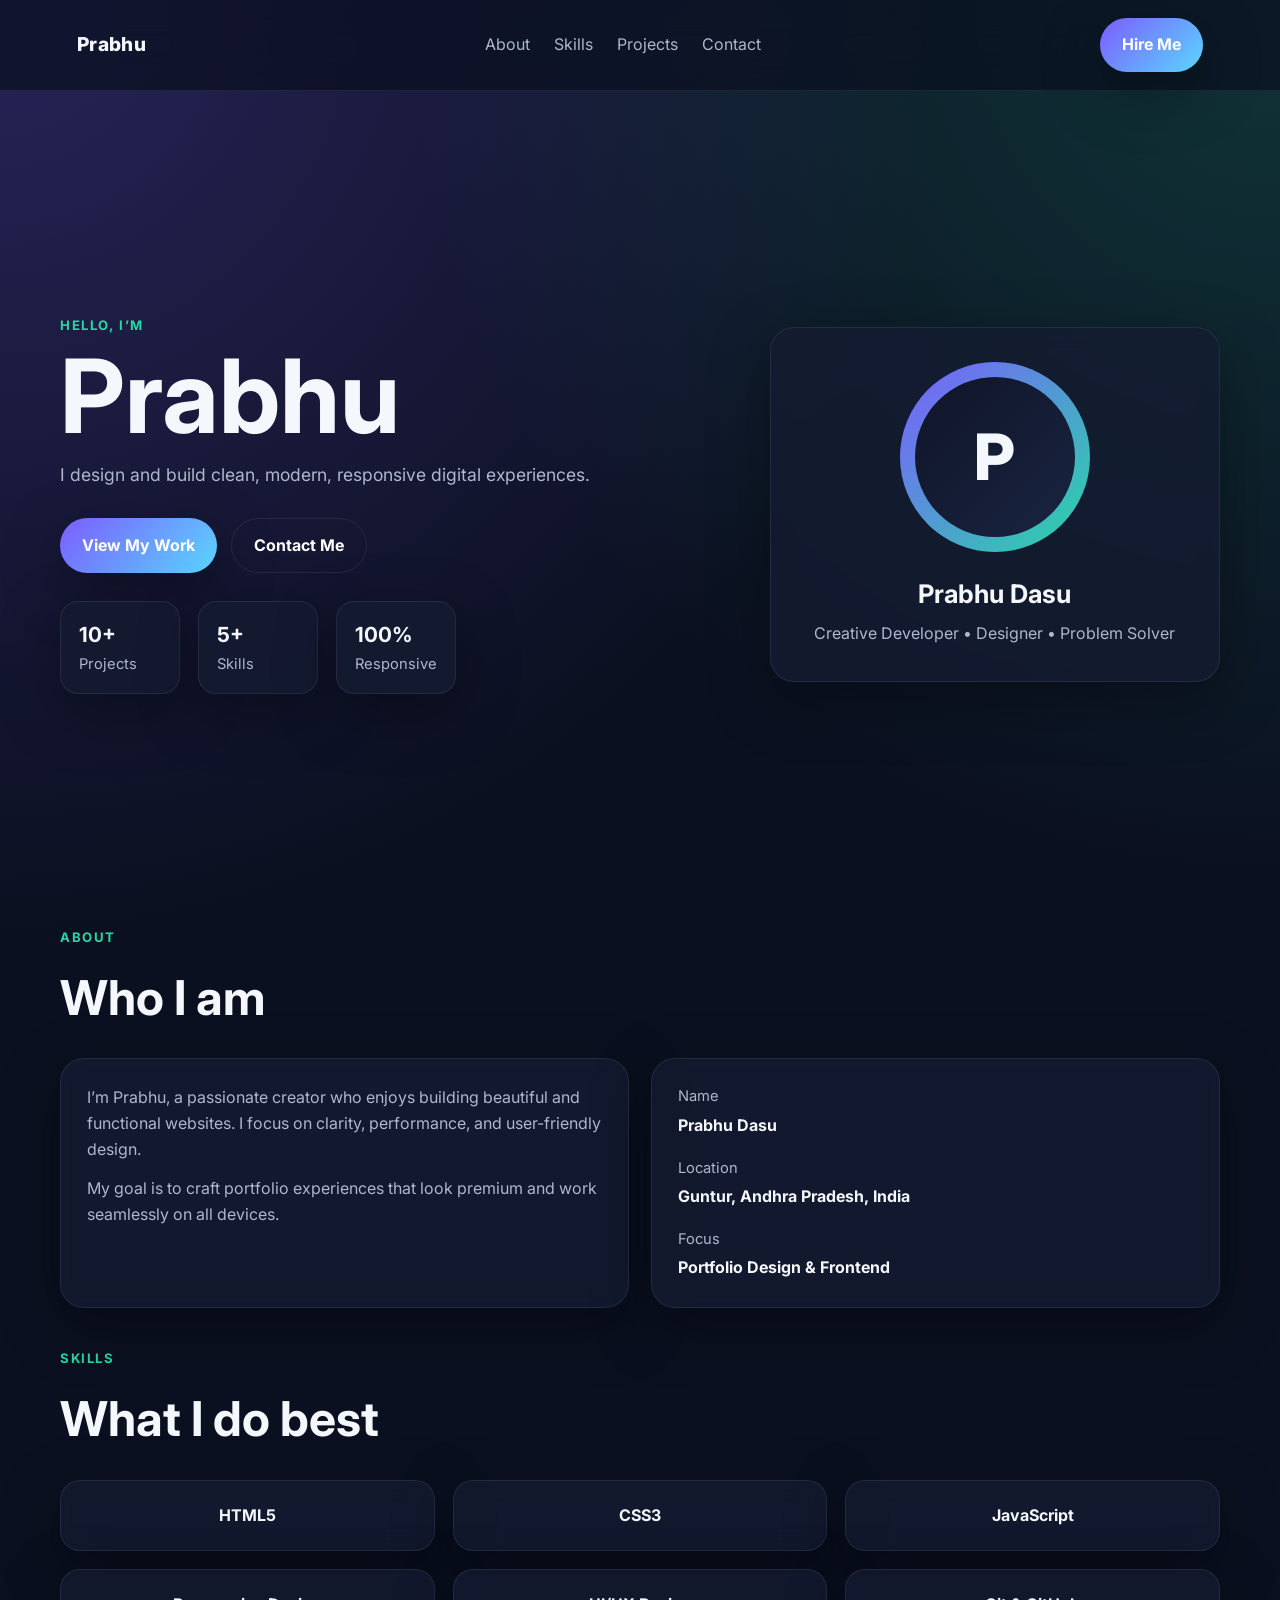
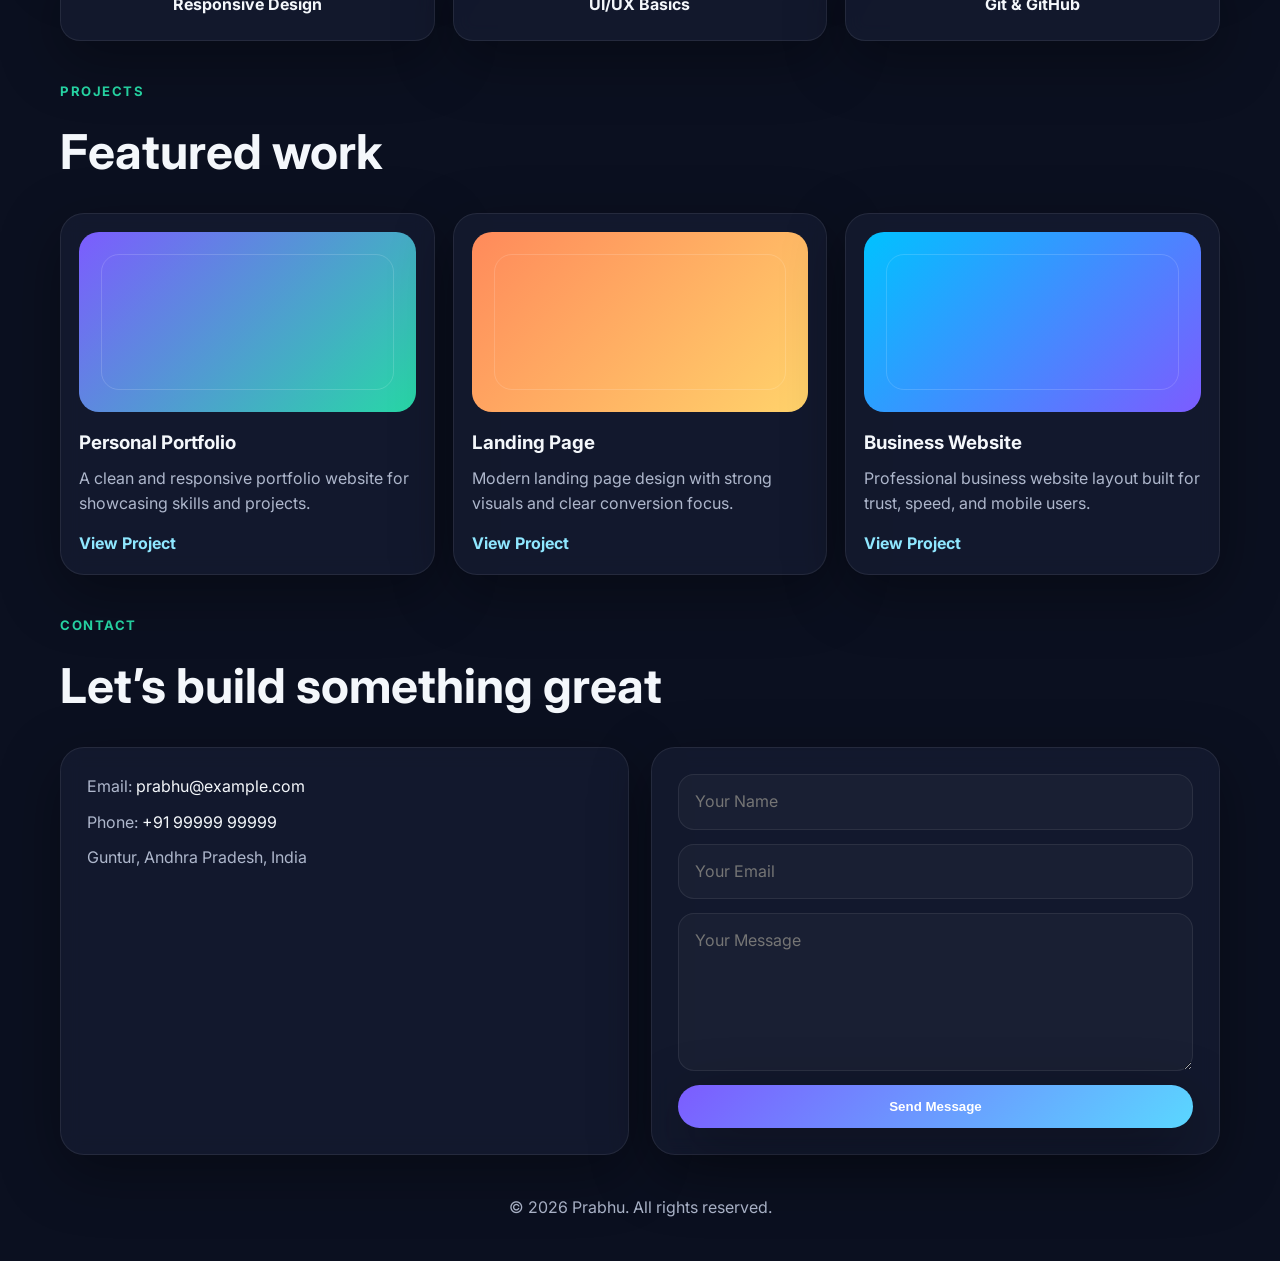
<file: index.html>
<!DOCTYPE html>
<html lang="en">
<head>
  <meta charset="UTF-8" />
  <meta name="viewport" content="width=device-width, initial-scale=1.0" />
  <title>Prabhu | Portfolio</title>
  <meta name="description" content="Prabhu's personal portfolio website." />
  <link rel="preconnect" href="https://fonts.googleapis.com">
  <link rel="preconnect" href="https://fonts.gstatic.com" crossorigin>
  <link href="https://fonts.googleapis.com/css2?family=Inter:wght@400;500;600;700;800&display=swap" rel="stylesheet">
  <link rel="stylesheet" href="styles.css" />
</head>
<body>
  <header class="nav">
    <a class="logo" href="#home">Prabhu</a>
    <nav>
      <a href="#about">About</a>
      <a href="#skills">Skills</a>
      <a href="#projects">Projects</a>
      <a href="#contact">Contact</a>
    </nav>
    <a class="btn btn-small" href="#contact">Hire Me</a>
  </header>

  <main>
    <section class="hero" id="home">
      <div class="hero-content">
        <p class="eyebrow">Hello, I’m</p>
        <h1>Prabhu</h1>
        <p class="subtitle">
          I design and build clean, modern, responsive digital experiences.
        </p>
        <div class="hero-actions">
          <a class="btn" href="#projects">View My Work</a>
          <a class="btn btn-outline" href="#contact">Contact Me</a>
        </div>
        <div class="hero-stats">
          <div>
            <strong>10+</strong>
            <span>Projects</span>
          </div>
          <div>
            <strong>5+</strong>
            <span>Skills</span>
          </div>
          <div>
            <strong>100%</strong>
            <span>Responsive</span>
          </div>
        </div>
      </div>

      <div class="hero-card">
        <div class="avatar-ring">
          <div class="avatar">P</div>
        </div>
        <h2>Prabhu Dasu</h2>
        <p>Creative Developer • Designer • Problem Solver</p>
      </div>
    </section>

    <section class="section" id="about">
      <div class="section-header">
        <p class="eyebrow">About</p>
        <h2>Who I am</h2>
      </div>
      <div class="about-grid">
        <div class="about-box">
          <p>
            I’m Prabhu, a passionate creator who enjoys building beautiful and functional websites.
            I focus on clarity, performance, and user-friendly design.
          </p>
          <p>
            My goal is to craft portfolio experiences that look premium and work seamlessly on all devices.
          </p>
        </div>
        <div class="about-box info-list">
          <div><span>Name</span><strong>Prabhu Dasu</strong></div>
          <div><span>Location</span><strong>Guntur, Andhra Pradesh, India</strong></div>
          <div><span>Focus</span><strong>Portfolio Design & Frontend</strong></div>
        </div>
      </div>
    </section>

    <section class="section" id="skills">
      <div class="section-header">
        <p class="eyebrow">Skills</p>
        <h2>What I do best</h2>
      </div>
      <div class="skills-grid">
        <div class="skill-card">HTML5</div>
        <div class="skill-card">CSS3</div>
        <div class="skill-card">JavaScript</div>
        <div class="skill-card">Responsive Design</div>
        <div class="skill-card">UI/UX Basics</div>
        <div class="skill-card">Git & GitHub</div>
      </div>
    </section>

    <section class="section" id="projects">
      <div class="section-header">
        <p class="eyebrow">Projects</p>
        <h2>Featured work</h2>
      </div>
      <div class="projects-grid">
        <article class="project-card">
          <div class="project-thumb thumb-1"></div>
          <h3>Personal Portfolio</h3>
          <p>A clean and responsive portfolio website for showcasing skills and projects.</p>
          <a href="#">View Project</a>
        </article>

        <article class="project-card">
          <div class="project-thumb thumb-2"></div>
          <h3>Landing Page</h3>
          <p>Modern landing page design with strong visuals and clear conversion focus.</p>
          <a href="#">View Project</a>
        </article>

        <article class="project-card">
          <div class="project-thumb thumb-3"></div>
          <h3>Business Website</h3>
          <p>Professional business website layout built for trust, speed, and mobile users.</p>
          <a href="#">View Project</a>
        </article>
      </div>
    </section>

    <section class="section contact" id="contact">
      <div class="section-header">
        <p class="eyebrow">Contact</p>
        <h2>Let’s build something great</h2>
      </div>
      <div class="contact-grid">
        <div class="contact-box">
          <p>Email: <a href="mailto:prabhu@example.com">prabhu@example.com</a></p>
          <p>Phone: <a href="tel:+919999999999">+91 99999 99999</a></p>
          <p>Guntur, Andhra Pradesh, India</p>
        </div>
        <form class="contact-form">
          <input type="text" placeholder="Your Name" />
          <input type="email" placeholder="Your Email" />
          <textarea rows="5" placeholder="Your Message"></textarea>
          <button class="btn" type="submit">Send Message</button>
        </form>
      </div>
    </section>
  </main>

  <footer class="footer">
    <p>© 2026 Prabhu. All rights reserved.</p>
  </footer>
</body>
</html>
</file>
<file: styles.css>
:root{
    --bg:#0b1020;
    --bg2:#11182d;
    --card:#151c31;
    --text:#f4f7fb;
    --muted:#aeb7cc;
    --accent:#7c5cff;
    --accent2:#27d8a6;
    --line:rgba(255,255,255,.08);
    --shadow:0 18px 60px rgba(0,0,0,.35);
    --radius:24px;
  }
  
  *{box-sizing:border-box;margin:0;padding:0}
  html{scroll-behavior:smooth}
  body{
    font-family:'Inter',sans-serif;
    background:
      radial-gradient(circle at top left, rgba(124,92,255,.25), transparent 30%),
      radial-gradient(circle at top right, rgba(39,216,166,.18), transparent 28%),
      var(--bg);
    color:var(--text);
    line-height:1.6;
  }
  
  a{color:inherit;text-decoration:none}
  img{max-width:100%;display:block}
  
  .nav{
    position:sticky;top:0;z-index:20;
    display:flex;align-items:center;justify-content:space-between;
    padding:18px 6%;
    backdrop-filter:blur(18px);
    background:rgba(11,16,32,.72);
    border-bottom:1px solid var(--line);
  }
  
  .logo{font-weight:800;font-size:1.2rem;letter-spacing:.4px}
  .nav nav{display:flex;gap:24px;color:var(--muted)}
  .nav nav a:hover{color:var(--text)}
  
  main{width:min(1160px,92%);margin:0 auto}
  
  .hero{
    min-height:90vh;
    display:grid;
    grid-template-columns:1.2fr .8fr;
    gap:34px;
    align-items:center;
    padding:48px 0 30px;
  }
  
  .eyebrow{
    color:var(--accent2);
    font-weight:700;
    letter-spacing:.12em;
    text-transform:uppercase;
    font-size:.82rem;
    margin-bottom:12px;
  }
  
  .hero h1{
    font-size:clamp(3.2rem,8vw,6.8rem);
    line-height:.95;
    margin-bottom:16px;
  }
  
  .subtitle{max-width:560px;color:var(--muted);font-size:1.1rem}
  
  .hero-actions{display:flex;gap:14px;flex-wrap:wrap;margin:28px 0}
  .btn{
    display:inline-flex;align-items:center;justify-content:center;
    padding:14px 22px;border-radius:999px;
    background:linear-gradient(135deg,var(--accent),#5ad7ff);
    color:white;font-weight:700;border:0;cursor:pointer;
    box-shadow:var(--shadow);
  }
  .btn:hover{transform:translateY(-2px)}
  .btn-outline{
    background:transparent;
    border:1px solid var(--line);
    box-shadow:none;
  }
  
  .hero-stats{
    display:flex;gap:18px;flex-wrap:wrap;margin-top:14px
  }
  .hero-stats div,.hero-card,.about-box,.skill-card,.project-card,.contact-box,.contact-form{
    background:rgba(21,28,49,.78);
    border:1px solid var(--line);
    box-shadow:var(--shadow);
    backdrop-filter:blur(10px);
  }
  .hero-stats div{
    min-width:120px;padding:16px 18px;border-radius:18px
  }
  .hero-stats strong{display:block;font-size:1.3rem}
  .hero-stats span{color:var(--muted);font-size:.92rem}
  
  .hero-card{
    border-radius:var(--radius);
    padding:34px;
    text-align:center;
  }
  .avatar-ring{
    width:190px;height:190px;border-radius:50%;
    margin:0 auto 22px;
    display:grid;place-items:center;
    background:linear-gradient(135deg,var(--accent),var(--accent2));
  }
  .avatar{
    width:160px;height:160px;border-radius:50%;
    display:grid;place-items:center;
    background:linear-gradient(135deg,#0f1528,#1a2441);
    font-size:4rem;font-weight:800;
  }
  .hero-card h2{font-size:1.6rem;margin-bottom:6px}
  .hero-card p{color:var(--muted)}
  
  .section{padding:26px 0 14px}
  .section-header{margin-bottom:22px}
  .section-header h2{font-size:clamp(1.8rem,4vw,3rem)}
  
  .about-grid,.contact-grid{
    display:grid;
    grid-template-columns:1fr 1fr;
    gap:22px;
  }
  
  .about-box,.contact-box,.contact-form{
    border-radius:var(--radius);
    padding:26px;
  }
  .about-box p{color:var(--muted);margin-bottom:14px}
  .info-list{display:grid;gap:18px}
  .info-list div{display:flex;flex-direction:column;gap:4px}
  .info-list span{color:var(--muted);font-size:.92rem}
  
  .skills-grid,.projects-grid{
    display:grid;
    grid-template-columns:repeat(3,1fr);
    gap:18px;
  }
  .skill-card{
    border-radius:20px;
    padding:22px;
    text-align:center;
    font-weight:700;
  }
  .project-card{
    border-radius:var(--radius);
    overflow:hidden;
    padding:18px;
  }
  .project-thumb{
    height:180px;
    border-radius:20px;
    margin-bottom:16px;
    background:linear-gradient(135deg,#2c3558,#131a2e);
    position:relative;
  }
  .thumb-1::after,.thumb-2::after,.thumb-3::after{
    content:"";
    position:absolute;inset:22px;
    border-radius:18px;
    border:1px solid rgba(255,255,255,.15);
  }
  .thumb-1{background:linear-gradient(135deg,#7c5cff,#27d8a6)}
  .thumb-2{background:linear-gradient(135deg,#ff8a5b,#ffd36b)}
  .thumb-3{background:linear-gradient(135deg,#00c2ff,#7c5cff)}
  .project-card h3{margin-bottom:8px}
  .project-card p{color:var(--muted);margin-bottom:14px}
  .project-card a{color:#8fe7ff;font-weight:700}
  
  .contact-box p{margin-bottom:10px;color:var(--muted)}
  .contact-box a{color:var(--text)}
  .contact-form{
    display:grid;
    gap:14px;
  }
  .contact-form input,.contact-form textarea{
    width:100%;
    border:1px solid var(--line);
    background:rgba(255,255,255,.03);
    color:var(--text);
    padding:14px 16px;
    border-radius:16px;
    font:inherit;
    outline:none;
  }
  .contact-form input:focus,.contact-form textarea:focus{
    border-color:rgba(124,92,255,.6);
  }
  
  .footer{
    width:min(1160px,92%);
    margin:0 auto;
    padding:26px 0 40px;
    color:var(--muted);
    text-align:center;
  }
  
  @media (max-width: 900px){
    .hero,.about-grid,.contact-grid,.skills-grid,.projects-grid{
      grid-template-columns:1fr;
    }
    .nav{gap:14px;flex-wrap:wrap}
    .nav nav{order:3;width:100%;justify-content:center;flex-wrap:wrap}
  }
  
  @media (max-width: 600px){
    main{width:min(92%,100%)}
    .hero{padding-top:28px}
    .hero-card,.about-box,.contact-box,.contact-form{padding:20px}
    .btn{width:100%}
  }
</file>
